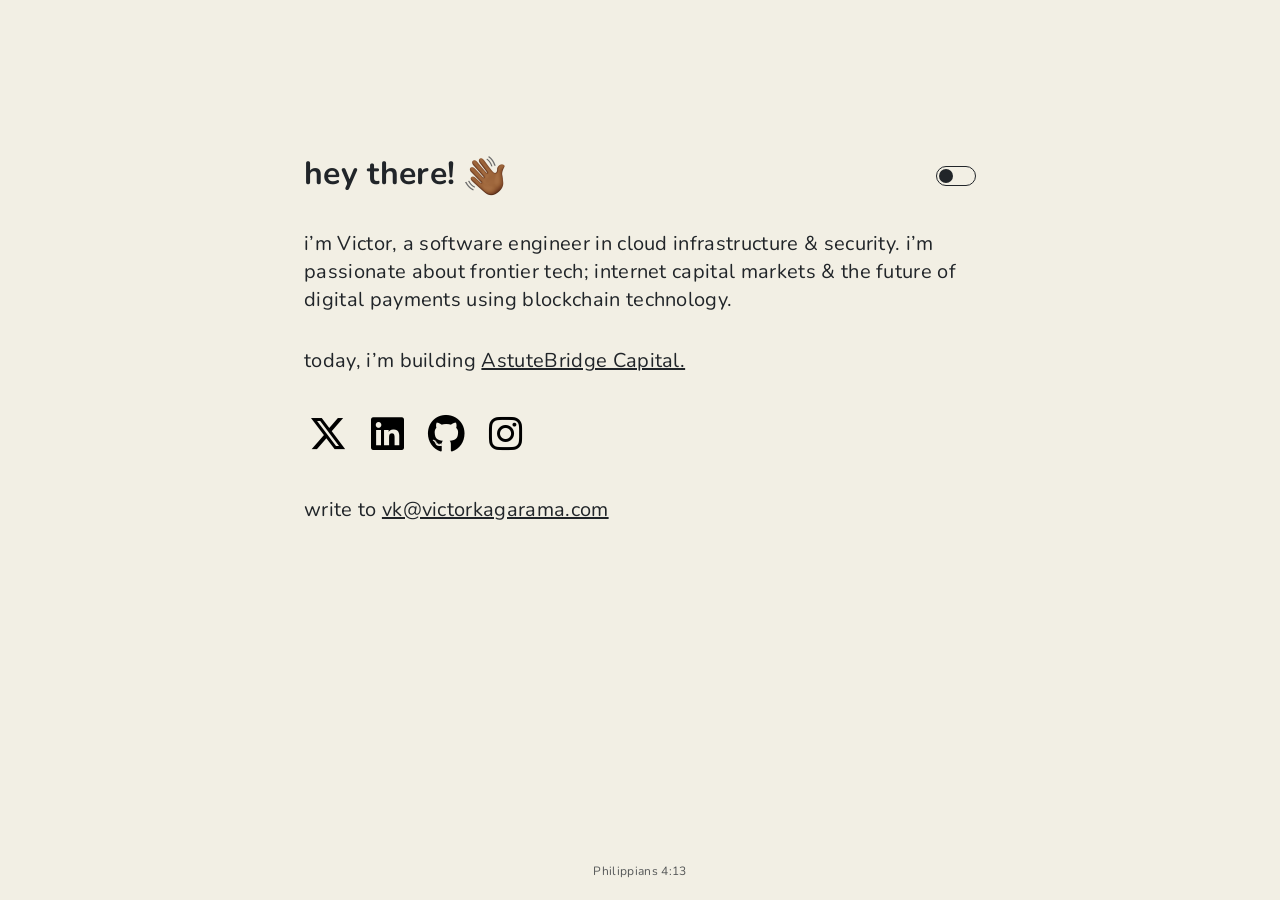
<file: index.html>
<!DOCTYPE html>
<html lang="en">

<head>
    <meta charset="UTF-8">
    <meta http-equiv="X-UA-Compatible" content="IE=edge">
    <meta name="viewport" content="width=device-width, initial-scale=1.0">

    <link rel="stylesheet" href="https://cdn.jsdelivr.net/npm/bootstrap@4.6.0/dist/css/bootstrap.min.css"
        integrity="sha384-B0vP5xmATw1+K9KRQjQERJvTumQW0nPEzvF6L/Z6nronJ3oUOFUFpCjEUQouq2+l" crossorigin="anonymous">
    <link rel="preconnect" href="https://fonts.gstatic.com">
    <link href="https://fonts.googleapis.com/css2?family=Nunito:wght@400;600;700&display=swap" rel="stylesheet">
    <link rel="stylesheet" href="https://cdnjs.cloudflare.com/ajax/libs/font-awesome/6.5.0/css/all.min.css">
    <link rel="stylesheet" href="main.css">
    <link rel="icon" type="image/svg+xml" href="favicon.svg">
    <title>Victor Kagarama</title>
</head>

<body>

    <div class="container">
        <div class="content">
            <div class="header-row">
                <h2>hey there! <img class="wave" src="waving-hand_medium-dark-skin-tone_1f44b-1f3fe_1f3fe.png" alt="">
                </h2>
                <div class="theme-toggle">
                    <div class="toggle-switch">
                        <input type="checkbox" id="theme-toggle" class="toggle-checkbox" aria-label="Toggle dark mode">
                        <label for="theme-toggle" class="toggle-label"></label>
                    </div>
                </div>
            </div>
            <p>i’m Victor, a software engineer in cloud infrastructure &amp; security. i’m passionate about frontier tech; internet capital markets &amp; the future of digital payments using blockchain technology.</p>
                <p>today, i’m building <a href="https://astutebridgecapital.com" target="_blank" rel="noopener noreferrer" class="astutebridge-link">AstuteBridge Capital. </a> <!--<img class="techie"
                    src="/man-technologist-medium-dark-skin-tone_1f468-1f3fe-200d-1f4bb.png" alt="">--></p>

            <p class="social">

                <a href="https://x.com/VictorKagarama" target="_blank" aria-label="X: @VictorKagarama"><i
                        class="fa-brands fa-x-twitter"></i></a>
                <a href="https://linkedin.com/in/victorkagarama" target="_blank"
                    aria-label="Linkedin: victorkagarama"><i class="fab fa-linkedin"></i></a>
                <a href="https://github.com/victorkagarama" target="_blank" aria-label="Github: victorkagarama"><i
                        class="fab fa-github"></i></a>
                <a href="https://instagram.com/victorkagarama" target="_blank" aria-label="Instagram: @victorkagarama"><i
                        class="fab fa-instagram"></i></a>
            </p>

            <p>
                write to <a class="email" href="mailto:vk@victorkagarama.com">vk@victorkagarama.com</a>
            </p>
        </div>
    </div>
    <footer class="footer-note">Philippians 4:13</footer>
    <script src="https://code.jquery.com/jquery-3.5.1.slim.min.js"
        integrity="sha384-DfXdz2htPH0lsSSs5nCTpuj/zy4C+OGpamoFVy38MVBnE+IbbVYUew+OrCXaRkfj"
        crossorigin="anonymous"></script>
    <script src="https://cdn.jsdelivr.net/npm/bootstrap@4.6.0/dist/js/bootstrap.bundle.min.js"
        integrity="sha384-Piv4xVNRyMGpqkS2by6br4gNJ7DXjqk09RmUpJ8jgGtD7zP9yug3goQfGII0yAns"
        crossorigin="anonymous"></script>
    <script>
        const themeToggle = document.getElementById("theme-toggle");
        const storedTheme = localStorage.getItem("theme");

        if (storedTheme === "dark") {
            document.body.classList.add("dark-mode");
            themeToggle.checked = true;
        }

        themeToggle.addEventListener("change", () => {
            const isDark = themeToggle.checked;
            document.body.classList.toggle("dark-mode", isDark);
            localStorage.setItem("theme", isDark ? "dark" : "light");
        });

        window.addEventListener("DOMContentLoaded", () => {
            const toggleLabel = document.querySelector(".toggle-label");
            if (toggleLabel) {
                setTimeout(() => {
                    toggleLabel.classList.add("has-transition");
                }, 100);
            }
        });
    </script>
</body>

</html>
</file>
<file: main.css>
html {
    height: 100%;
}

body{
    min-height: 100vh;
    display: flex;
    flex-direction: column;
    margin: 0;
    padding: 0;
    /* height: 100vh; */
    font-family: -apple-system, BlinkMacSystemFont, "SF Pro Text", "SF Pro Display", Nunito, sans-serif;
    letter-spacing: 0.01em;
    --bg-opacity: 1;
    background-color: #f2efe4;
    background-color: rgba(242,239,228,var(--bg-opacity));
    font-size: 2em;
    line-height: 1.4;
}

body.dark-mode {
    background-color: #1f1e1d;
    color: #f2efe4;
}

.dark-mode .social a,
.dark-mode .email,
.dark-mode a {
    color: #f2efe4;
}

/* .content{
    margin-top: 15%;
   
} */
.container{
     height: 100%;
     margin: 155px auto 0;
     max-width: 720px;
     padding: 0 24px;
     flex: 1;
}

.theme-toggle{
    display: flex;
    justify-content: flex-end;
    align-items: center;
    margin-top: 0;
}

.toggle-switch{
    width: 40px;
    height: 20px;
    display: inline-block;
    position: relative;
}

.toggle-checkbox{
    opacity: 0;
    width: 0;
    height: 0;
}

.toggle-label{
    border: 1px solid currentColor;
    background-color: #f2efe4;
    cursor: pointer;
    border-radius: 2rem;
    width: 40px;
    height: 20px;
    margin-bottom: 0;
    padding: 0;
    position: absolute;
    inset: 0%;
}

.toggle-label:before{
    position: absolute;
    content: "";
    height: 14px;
    width: 14px;
    left: 2px;
    bottom: 2px;
    background-color: currentColor;
    transition: 0s;
    border-radius: 50%;
}

.toggle-label.has-transition:before{
    transition: 0.2s;
}

.toggle-checkbox:checked + .toggle-label:before{
    transform: translateX(20px);
}

.dark-mode .toggle-label{
    background-color: #1f1e1d;
}

.content{
    font-size: 20px;
    /* background-color: green; */
}

.header-row{
    display: flex;
    justify-content: space-between;
    align-items: center;
    gap: 12px;
}

.header-row h2{
    margin: 0;
}

h2{
    
    font-weight: 700;
}

p {
    margin-top: 5%;
    margin-bottom: 5%;
}

.astutebridge-link {
text-decoration: underline;
    color: inherit;
}

.astutebridge-link:visited {
    color: inherit;
}

span {
    font-size: 1.2em;
}
.techie{
    width: 26px;
}

.social {
    margin-bottom: 10px;
    margin-top: 10px;
}

i {
    margin-left: 5px;
}

.social a {
    font-size: 38px;
    padding-right: 2%;
    color: black;
    text-decoration: none;
}

.email{
    text-decoration:underline;
    color: inherit;
}
.email:hover {
    text-decoration:none;
}
.email:visited {
    color: inherit;
}
.footer-note {
    margin: 0 0 20px;
    margin-top: auto;
    font-size: 12px;
    text-align: center;
    opacity: 0.75;
}
.wave {
    width: 40px;
    animation-name: wave-animation;  /* Refers to the name of your @keyframes element below */
    animation-duration: 2.5s;        /* Change to speed up or slow down */
    animation-iteration-count: infinite;  /* Never stop waving :) */
    transform-origin: 70% 70%;       /* Pivot around the bottom-left palm */
    display: inline-block;
}


@keyframes wave-animation {
    0% { transform: rotate( 0.0deg) }
   10% { transform: rotate(14.0deg) }  /* The following five values can be played with to make the waving more or less extreme */
   20% { transform: rotate(-8.0deg) }
   30% { transform: rotate(14.0deg) }
   40% { transform: rotate(-4.0deg) }
   50% { transform: rotate(10.0deg) }
   60% { transform: rotate( 0.0deg) }  /* Reset for the last half to pause */
  100% { transform: rotate( 0.0deg) }
}
/* footer, span{
    font-size: 12px;
} */
</file>
